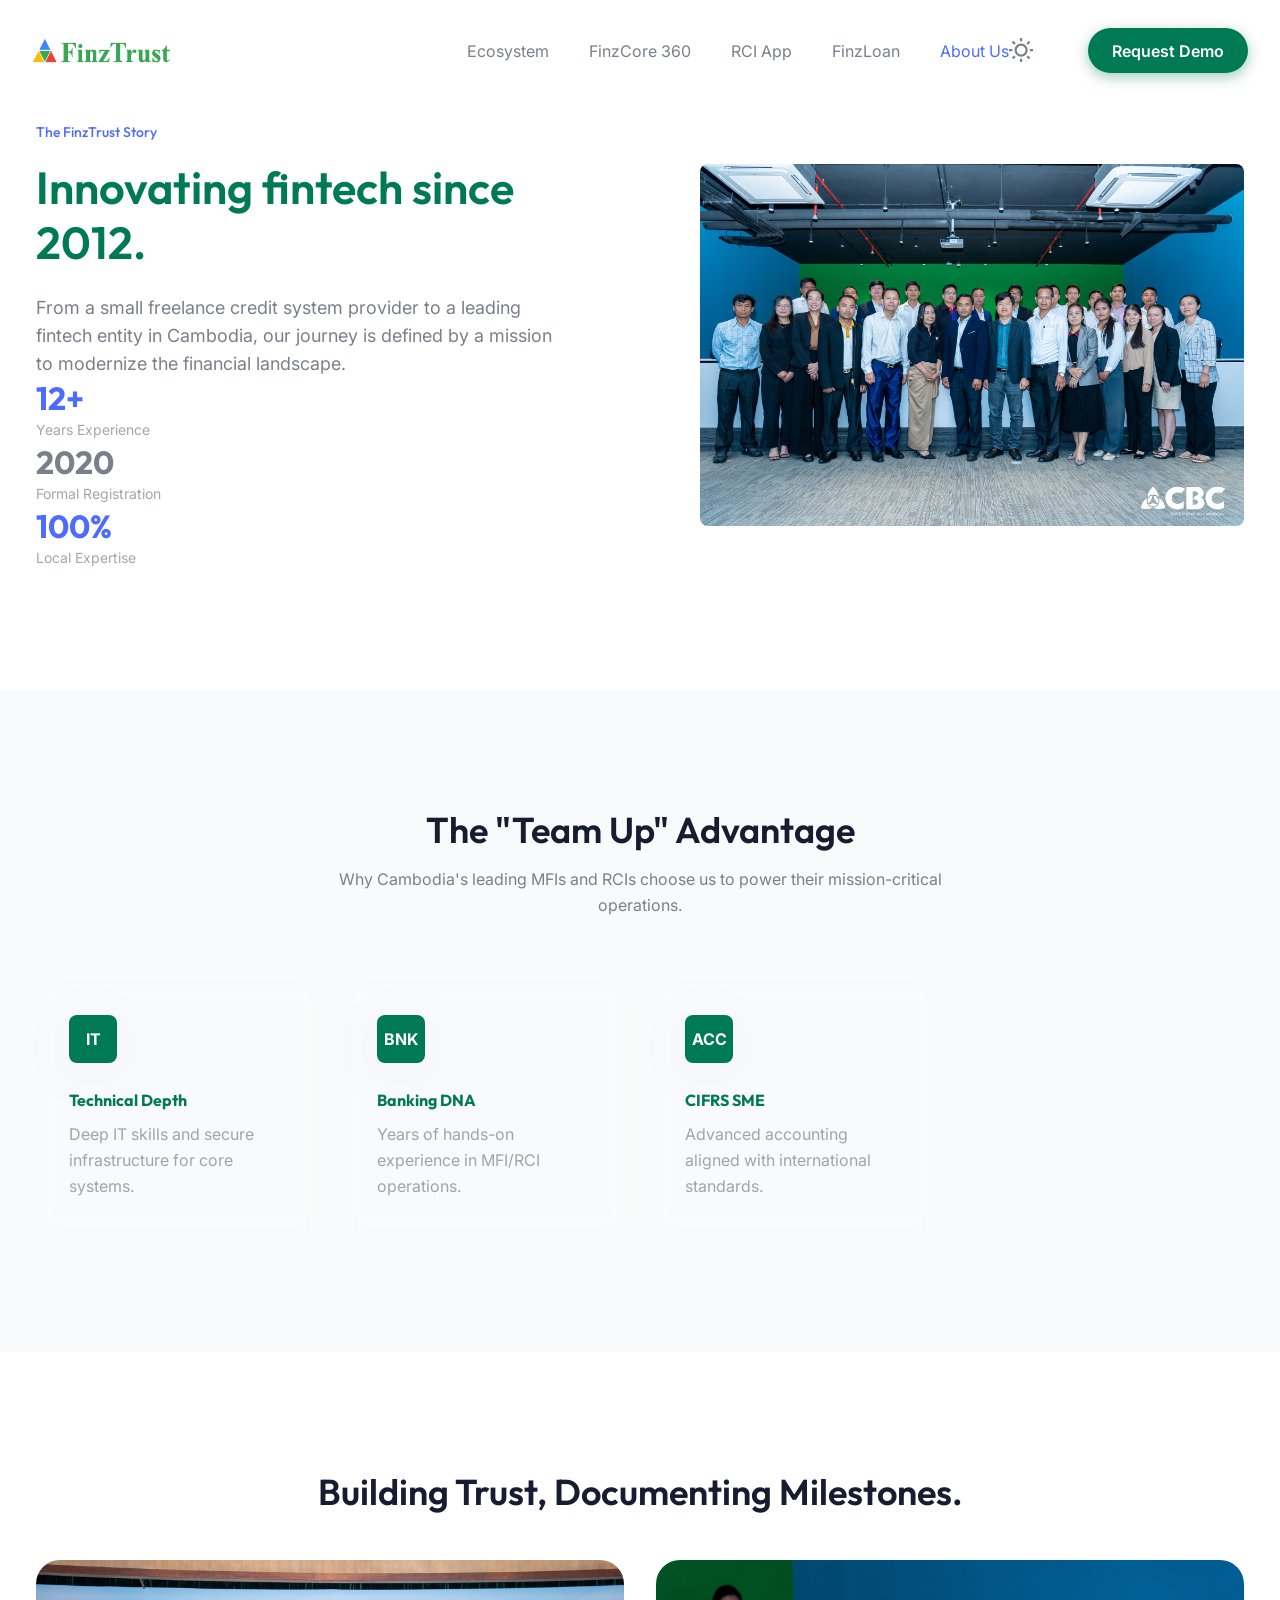
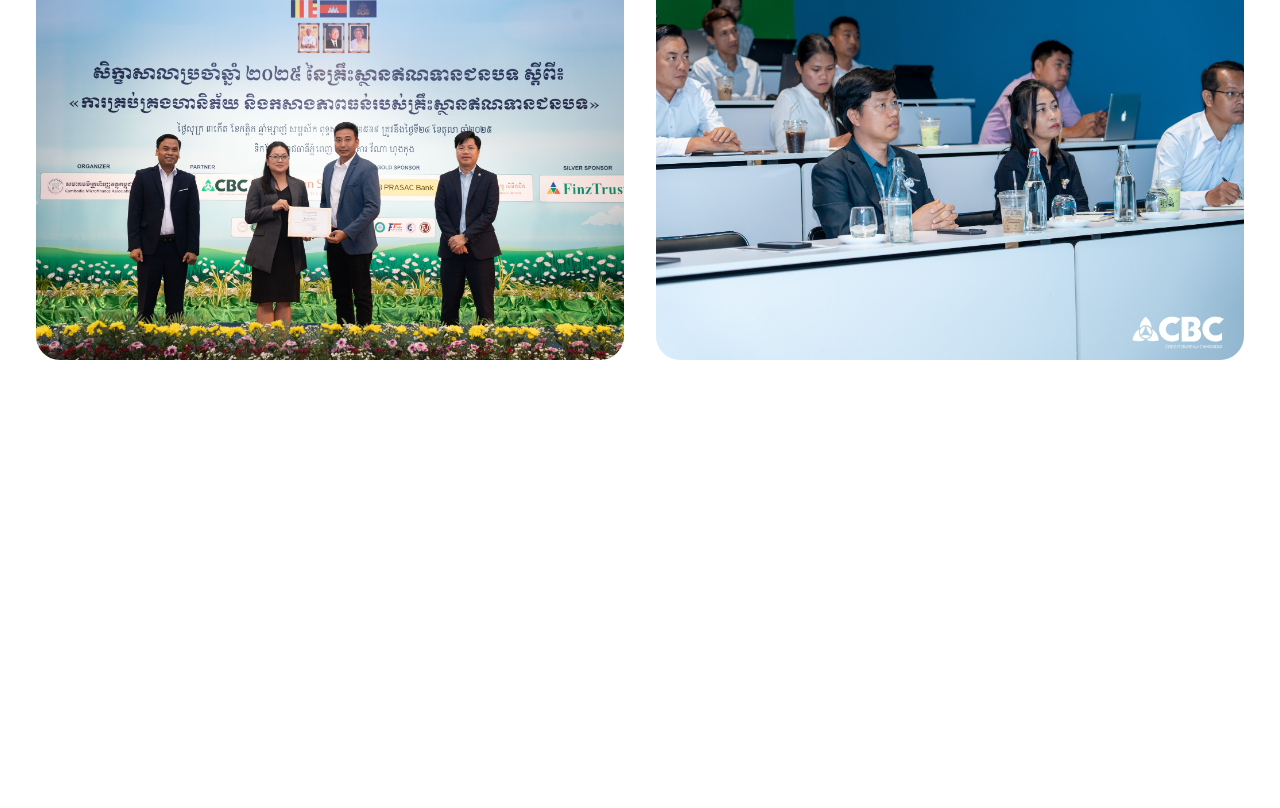
<file: about.html>
<!DOCTYPE html>
<html lang="en">

<head>
  <meta charset="UTF-8" />
  <meta http-equiv="X-UA-Compatible" content="IE=edge" />
  <meta name="viewport" content="width=device-width, initial-scale=1.0" />
  <title>About Us | FinzTrust</title>
  <link rel="icon" href="favicon.ico">
  <link href="style.css" rel="stylesheet">
  <link href="responsive.css" rel="stylesheet">
  <link href="tailwind-patch.css" rel="stylesheet">
  <style>
    .logo-gradient-text {
      background: #007A53;
      -webkit-background-clip: text;
      background-clip: text;
      -webkit-text-fill-color: transparent;
      display: inline-block;
    }

    .logo-gradient-bg {
      background: #007A53;
    }

    .glass-card {
      backdrop-filter: blur(10px);
      border: 1px solid rgba(255, 255, 255, 0.1);
    }

    .hover-lift {
      transition: all 0.3s cubic-bezier(0.4, 0, 0.2, 1);
    }

    .hover-lift:hover {
      transform: translateY(-8px);
      box-shadow: 0 25px 50px -12px rgba(0, 0, 0, 0.15);
    }
  </style>
</head>

<body x-data="{ page: 'about', 'darkMode': true, 'stickyMenu': false, 'navigationOpen': false, 'scrollTop': false }"
  x-init="darkMode = JSON.parse(localStorage.getItem('darkMode')); $watch('darkMode', value => localStorage.setItem('darkMode', JSON.stringify(value)))"
  :class="{'b eh': darkMode === true}">
  
  <script src="shared-header.js"></script>
  <main>
    <!-- About Hero -->
    <section class="ji gp uq pg relative overflow-hidden bg-white dark:bg-black">
      <div class="bb ze ki xn wq">
        <div class="tc wf gg qq items-center">
          <div class="animate_left jn/2">
            <h4
              class="ek yj mk gb inline-block px-4 py-1.5 rounded-full bg-blue-50 dark:bg-blue-900/30 font-semibold mb-4 text-sm uppercase tracking-wider text-blue-600">
              The FinzTrust Story</h4>
            <h1 class="fk vj zp pr logo-gradient-text wm qb text-5xl md:text-6xl mb-6">Innovating fintech since 2012.
            </h1>
            <p class="uo text-lg mb-8">From a small freelance credit system provider to a leading fintech entity in
              Cambodia, our journey is defined by a mission to modernize the financial landscape.</p>
            <div class="flex gap-8 border-t border-gray-100 dark:border-gray-800 pt-8 mt-8">
              <div>
                <h3 class="ck gk mk">12+</h3>
                <p class="text-sm opacity-70">Years Experience</p>
              </div>
              <div>
                <h3 class="ck gk ">2020</h3>
                <p class="text-sm opacity-70">Formal Registration</p>
              </div>
              <div>
                <h3 class="ck gk mk">100%</h3>
                <p class="text-sm opacity-70">Local Expertise</p>
              </div>
            </div>
          </div>
          <div class="animate_right jn/2 relative group">
            <div class="h -inset-2 logo-gradient-bg sg al sk group-hover:rk transition duration-1000 blur-2xl"></div>
            <img src="images/team_group_cbc.jpg" alt="Our Team" class="i sg vk hover-lift" />
          </div>
        </div>
      </div>
    </section>


    <!-- The Advantage -->
    <section class="ji gp uq pg bg-gray-50 dark:bg-gray-900/50">
      <div class="bb ze ki xn wq">
        <div class="animate_top text-center mb-16">
          <h2 class="fk vj zp pr kk wm qb text-4xl mb-4">The "Team Up" Advantage</h2>
          <p class="uo mx-auto max-w-2xl">Why Cambodia's leading MFIs and RCIs choose us to power their mission-critical
            operations.</p>
        </div>

        <div class="grid grid-cols-1 md:grid-cols-2 lg:grid-cols-4 gap-6">
          <!-- Skill 1 -->
          <div class="animate_top glass-card p-8 sg hover-lift group">
            <div class="ce ed sg tc wf xf lk mb-6 gk vk transition duration-300 group-hover:scale-110"
              style="background:#007A53;">
              IT</div>
            <h4 class="font-bold mb-2" style="color:#007A53;">Technical Depth</h4>
            <p class="text-xs opacity-70">Deep IT skills and secure infrastructure for core systems.</p>
          </div>
          <!-- Skill 2 -->
          <div class="animate_top glass-card p-8 sg hover-lift group">
            <div class="ce ed sg tc wf xf lk mb-6 gk vk transition duration-300 group-hover:scale-110"
              style="background:#007A53;">
              BNK</div>
            <h4 class="font-bold mb-2" style="color:#007A53;">Banking DNA</h4>
            <p class="text-xs opacity-70">Years of hands-on experience in MFI/RCI operations.</p>
          </div>
          <!-- Skill 3 -->
          <div class="animate_top glass-card p-8 sg hover-lift group">
            <div class="ce ed sg tc wf xf lk mb-6 gk vk transition duration-300 group-hover:scale-110"
              style="background:#007A53;">
              ACC</div>
            <h4 class="font-bold mb-2" style="color:#007A53;">CIFRS SME</h4>
            <p class="text-xs opacity-70">Advanced accounting aligned with international standards.</p>
          </div>
          <!-- Skill 4 -->
          <div class="animate_top glass-card p-8 sg hover-lift group">
            <div class="ce ed sg tc wf xf lk mb-6 gk vk transition duration-300 group-hover:scale-110"
              style="background:#007A53;">
              CBC</div>
            <h4 class="font-bold mb-2" style="color:#007A53;">Regulatory</h4>
            <p class="text-xs opacity-70">In-depth expertise in CBC and NBC reporting templates.</p>
          </div>
        </div>
      </div>
    </section>

    <!-- Moments Gallery -->
    <section class="ji gp uq pg">
      <div class="bb ze ki xn wq">
        <h2 class="fk vj zp pr kk wm qb text-4xl text-center mb-12">Building Trust, Documenting Milestones.</h2>
        <div class="grid grid-cols-1 md:grid-cols-2 gap-8">
          <div class="animate_left relative rounded-3xl overflow-hidden shadow-2xl ud">
            <img src="images/award_ceremony_finztrust.jpg" alt="Partner Milestone" class="vd yc object-cover" />
            <div class="absolute bottom-0 left-0 vd p-8 bg-gradient-to-t from-black/80 to-transparent lk">
              <p class="gk mb-1">Silver Sponsor Recognition</p>
              <p class="uj uppercase tracking-widest">Industry Partnerships</p>
            </div>
          </div>
          <div class="animate_right relative rounded-3xl overflow-hidden shadow-2xl ud">
            <img src="images/training_session_cbc.jpg" alt="Training" class="vd yc object-cover" />
            <div class="absolute bottom-0 left-0 vd p-8 bg-gradient-to-t from-black/80 to-transparent lk">
              <p class="gk mb-1">On-Site Technical Training</p>
              <p class="uj uppercase tracking-widest">Empowering Clients</p>
            </div>
          </div>
        </div>
      </div>
    </section>
  </main>
  <script src="shared-footer.js"></script>
  <button class="xc wf xf ie ld vg sr gh tr g sa ta _a" @click="window.scrollTo({top: 0, behavior: 'smooth'})"
    @scroll.window="scrollTop = (window.pageYOffset > 50) ? true : false" :class="{ 'uc' : scrollTop }">
    <svg class="uh se qd" xmlns="http://www.w3.org/2000/svg" viewBox="0 0 512 512">
      <path
        d="M233.4 105.4c12.5-12.5 32.8-12.5 45.3 0l192 192c12.5 12.5 12.5 32.8 0 45.3s-32.8 12.5-45.3 0L256 173.3 86.6 342.6c-12.5 12.5-32.8 12.5-45.3 0s-12.5-32.8 0-45.3l192-192z" />
    </svg>
  </button>

  <script defer src="bundle.js"></script>
</body>

</html>
</file>
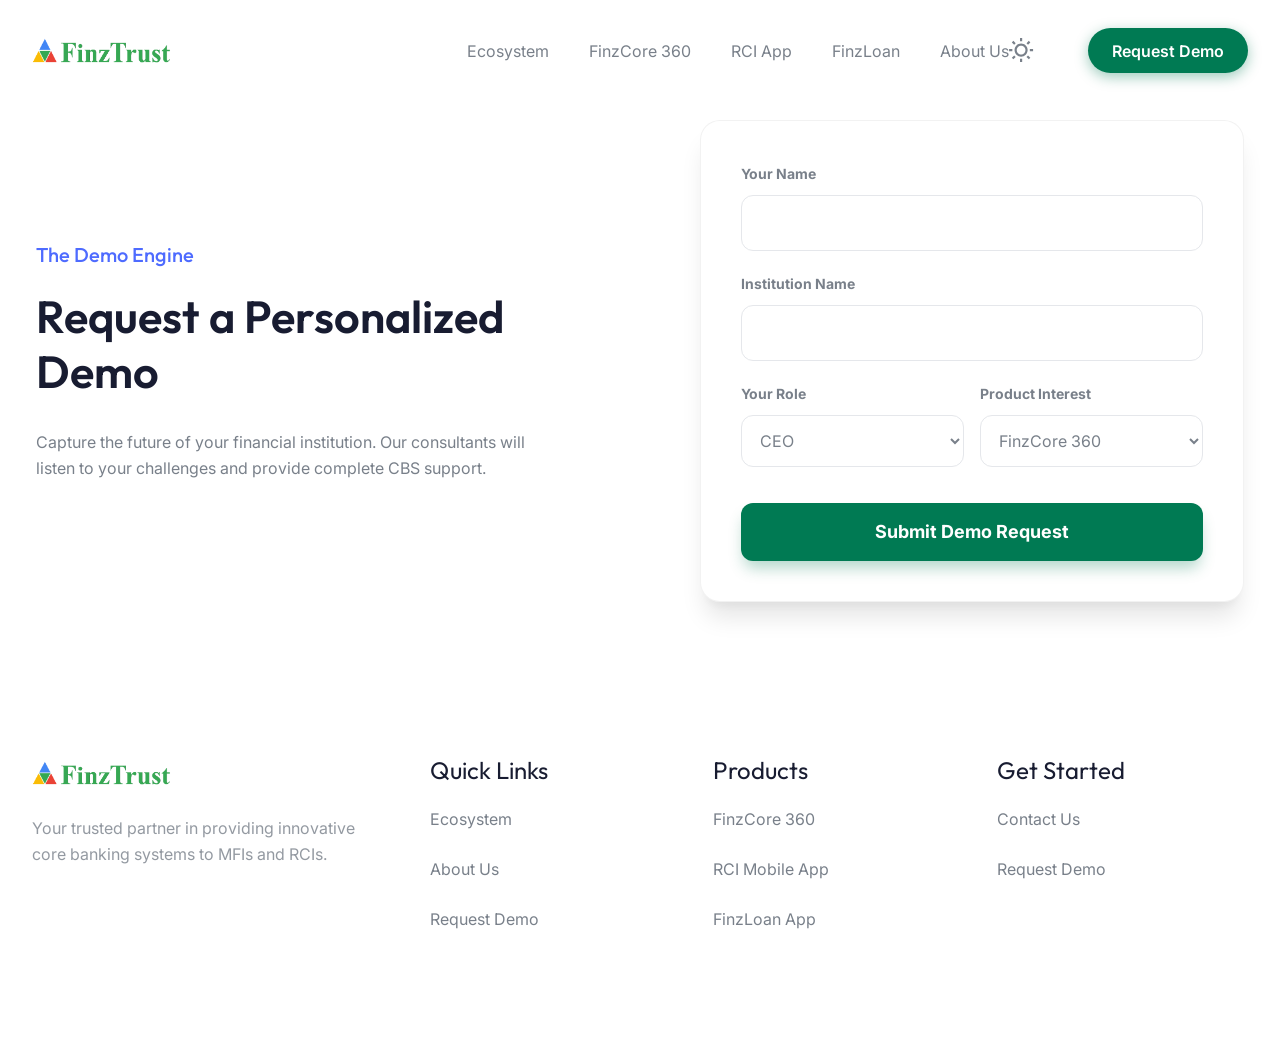
<file: demo.html>
<!DOCTYPE html>
<html lang="en">
<head>
  <meta charset="UTF-8" />
  <meta http-equiv="X-UA-Compatible" content="IE=edge" />
  <meta name="viewport" content="width=device-width, initial-scale=1.0" />
  <title>Request a Demo | FinzTrust</title>
  <link rel="icon" href="favicon.ico">
  <link href="style.css" rel="stylesheet">
  <link href="responsive.css" rel="stylesheet">
  <link href="tailwind-patch.css" rel="stylesheet">
  <style>
    /* Demo Page specific scoped patch */
    .demo-btn-nav {
      background-color: #007A53;
      color: white;
      padding: 0.6rem 1.5rem;
      border-radius: 9999px;
      margin-left: 1.5rem;
      font-weight: 600;
      box-shadow: 0 4px 14px 0 rgba(0,122,83,0.39);
      transition: background-color 0.2s, transform 0.2s;
    }
    .demo-btn-nav:hover { background-color: #3b58e6; transform: translateY(-1px); }
    
    .demo-card {
      background: white;
      padding: 2.5rem;
      border-radius: 1.25rem;
      box-shadow: 0 20px 25px -5px rgba(0,0,0,0.1), 0 10px 10px -5px rgba(0,0,0,0.04);
      border: 1px solid rgba(0,0,0,0.05);
    }
    .dark .demo-card { background: #1f2937; border-color: #374151; }
    
    .demo-form .form-group { margin-bottom: 1.25rem; }
    .demo-form label {
      display: block;
      font-size: 0.875rem;
      font-weight: 700;
      margin-bottom: 0.5rem;
    }
    .demo-form .form-control {
      width: 100%;
      padding: 0.875rem;
      border-radius: 0.75rem;
      border: 1px solid #e5e7eb;
      background: white;
      transition: border-color 0.2s, background-color 0.2s;
    }
    .dark .demo-form .form-control { background: #374151; border-color: #4b5563; }
    .demo-form .form-control:focus { outline: none; border-color: #007A53; }
    
    .demo-submit {
      width: 100%;
      padding: 1rem;
      border-radius: 0.75rem;
      background-color: #007A53;
      color: white;
      font-weight: 700;
      font-size: 1.125rem;
      box-shadow: 0 10px 15px -3px rgba(0,122,83,0.3);
      cursor: pointer;
      transition: background-color 0.2s, transform 0.2s;
      border: none;
      margin-top: 1rem;
    }
    .demo-submit:hover { background-color: #1aab55; transform: translateY(-2px); }
    
    .demo-row { display: grid; grid-template-columns: 1fr 1fr; gap: 1rem; }
  </style>
</head>
<body x-data="{ page: 'demo', 'darkMode': true, 'stickyMenu': false, 'navigationOpen': false, 'scrollTop': false }"
  x-init="darkMode = JSON.parse(localStorage.getItem('darkMode')); $watch('darkMode', value => localStorage.setItem('darkMode', JSON.stringify(value)))"
  :class="{'b eh': darkMode === true}">
  
  <script src="shared-header.js"></script>
  <main>
    <section class="ji gp uq 2xl:ud-py-35 pg">
      <div class="bb ze ki xn wq">
        <div class="tc wf gg qq items-center">
          <div class="animate_left jn/2">
            <h4 class="ek yj mk gb">The Demo Engine</h4>
            <h1 class="fk vj zp pr kk wm qb">Request a Personalized Demo</h1>
            <p class="uo">Capture the future of your financial institution. Our consultants will listen to your challenges and provide complete CBS support.</p>
          </div>
          <div class="animate_right jn/2">
            <div class="demo-card">
              <form action="#!" class="demo-form">
                <div class="form-group">
                  <label>Your Name</label>
                  <input type="text" class="form-control" required />
                </div>
                <div class="form-group">
                  <label>Institution Name</label>
                  <input type="text" class="form-control" required />
                </div>
                <div class="demo-row">
                  <div class="form-group">
                    <label>Your Role</label>
                    <select class="form-control">
                      <option>CEO</option>
                      <option>Operations Manager</option>
                      <option>IT Director</option>
                      <option>Other</option>
                    </select>
                  </div>
                  <div class="form-group">
                    <label>Product Interest</label>
                    <select class="form-control">
                      <option>FinzCore 360</option>
                      <option>RCI App</option>
                      <option>FinzLoan App</option>
                      <option>Complete Ecosystem</option>
                    </select>
                  </div>
                </div>
                <div>
                  <button type="submit" class="demo-submit">Submit Demo Request</button>
                </div>
              </form>
            </div>
          </div>
        </div>
      </div>
    </section>
  <script src="shared-footer.js"></script>
  <button class="xc wf xf ie ld vg sr gh tr g sa ta _a" @click="window.scrollTo({top: 0, behavior: 'smooth'})"
    @scroll.window="scrollTop = (window.pageYOffset > 50) ? true : false" :class="{ 'uc' : scrollTop }">
    <svg class="uh se qd" xmlns="http://www.w3.org/2000/svg" viewBox="0 0 512 512">
      <path d="M233.4 105.4c12.5-12.5 32.8-12.5 45.3 0l192 192c12.5 12.5 12.5 32.8 0 45.3s-32.8 12.5-45.3 0L256 173.3 86.6 342.6c-12.5 12.5-32.8 12.5-45.3 0s-12.5-32.8 0-45.3l192-192z" />
    </svg>
  </button>

  <script defer src="bundle.js"></script>
</body>
</html>
</file>
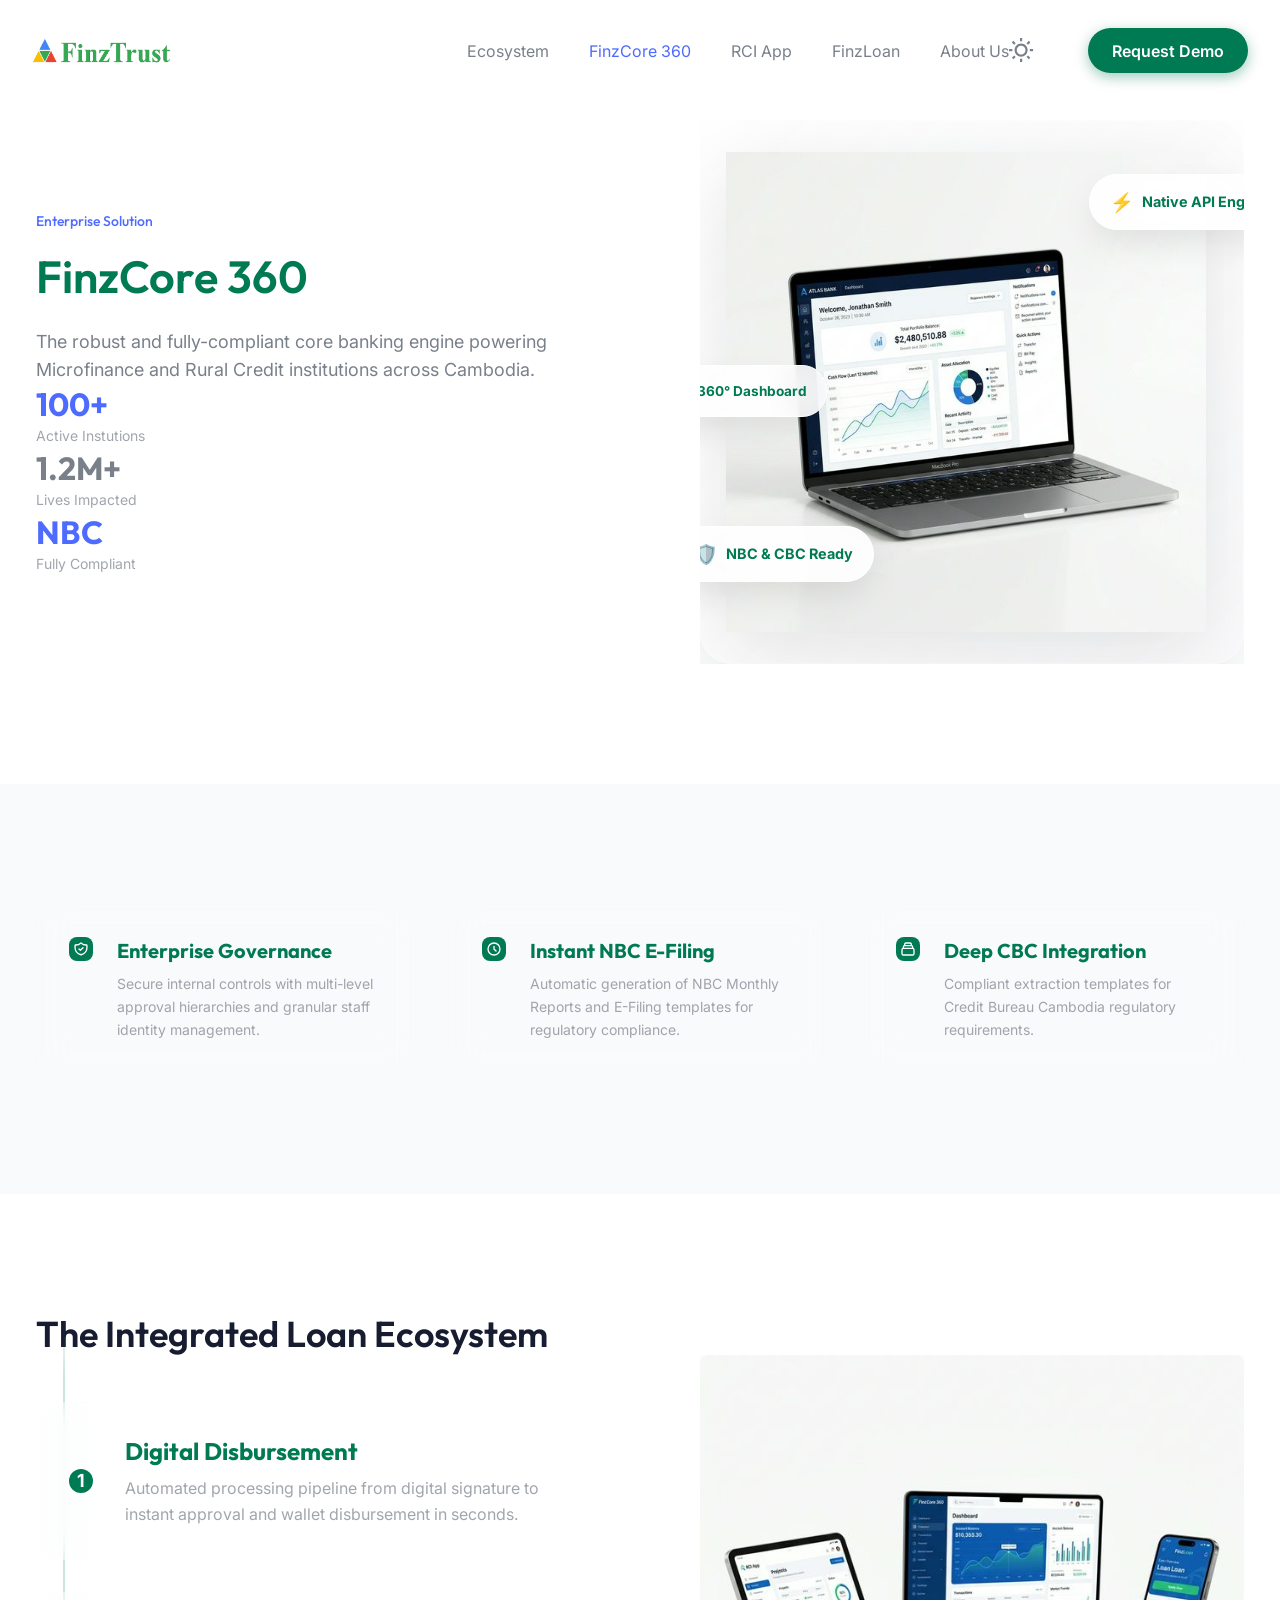
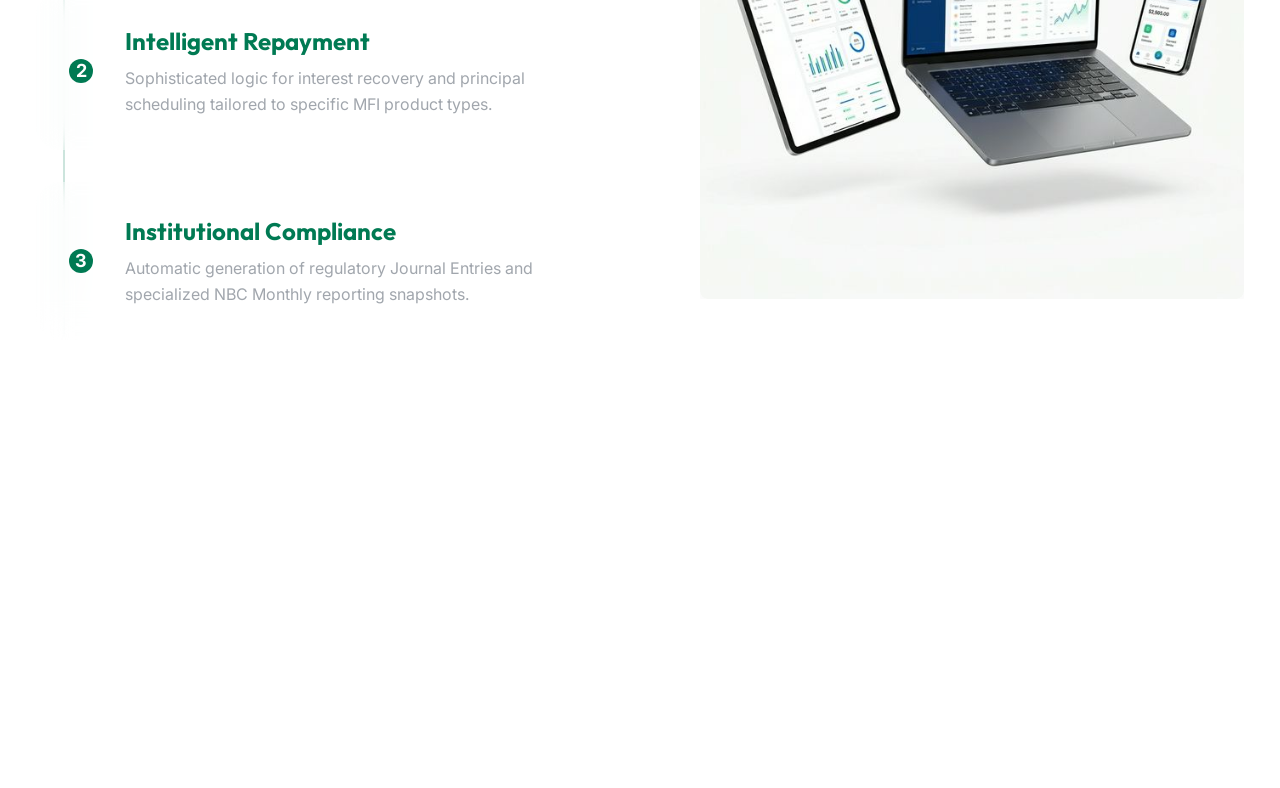
<file: finzcore.html>
<!DOCTYPE html>
<html lang="en">

<head>
  <meta charset="UTF-8" />
  <meta http-equiv="X-UA-Compatible" content="IE=edge" />
  <meta name="viewport" content="width=device-width, initial-scale=1.0" />
  <title>FinzCore 360 | FinzTrust</title>
  <link rel="icon" href="favicon.ico">
  <link href="style.css" rel="stylesheet">
  <link href="responsive.css" rel="stylesheet">
  <link href="tailwind-patch.css" rel="stylesheet">
  <style>
    .logo-gradient-text {
      background: #007A53;
      -webkit-background-clip: text;
      background-clip: text;
      -webkit-text-fill-color: transparent;
      display: inline-block;
    }

    .logo-gradient-bg {
      background: #007A53;
    }

    .glass-card {
      backdrop-filter: blur(16px);
      border: 1px solid rgba(255, 255, 255, 0.08);
      background: rgba(255, 255, 255, 0.03);
    }

    .hover-lift {
      transition: all 0.4s cubic-bezier(0.165, 0.84, 0.44, 1);
    }

    .hover-lift:hover {
      transform: translateY(-10px);
      box-shadow: 0 30px 60px -12px rgba(0, 0, 0, 0.25);
    }

    .timeline-stem {
      position: absolute;
      left: 27px;
      top: 0;
      bottom: 0;
      width: 2px;
      background: linear-gradient(to bottom, transparent, #007A53 10%, #007A53 90%, transparent);
      opacity: 0.2;
    }
  </style>
</head>

<body x-data="{ page: 'finzcore', 'darkMode': true, 'stickyMenu': false, 'navigationOpen': false, 'scrollTop': false }"
  x-init="darkMode = JSON.parse(localStorage.getItem('darkMode')); $watch('darkMode', value => localStorage.setItem('darkMode', JSON.stringify(value)))"
  :class="{'b eh': darkMode === true}">
  
  <script src="shared-header.js"></script>
  <main>
    <!-- Hero Section -->
    <section class="ji gp uq pg relative overflow-hidden bg-white dark:bg-black">
      <div class="bb ze ki xn wq">
        <div class="tc wf gg qq items-center">
          <div class="animate_left jn/2">
            <h4
              class="ek yj mk gb inline-block px-4 py-1.5 rounded-full bg-blue-50 dark:bg-blue-900/30 font-semibold mb-4 text-sm uppercase tracking-wider text-blue-600">
              Enterprise Solution</h4>
            <h1 class="fk vj zp pr logo-gradient-text wm qb text-5xl md:text-6xl mb-6">FinzCore 360</h1>
            <p class="uo text-lg mb-8">The robust and fully-compliant core banking engine powering Microfinance and
              Rural Credit institutions across Cambodia.</p>
            <div class="flex gap-8 border-t border-gray-100 dark:border-gray-800 pt-8 mt-8">
              <div>
                <h3 class="ck gk mk">100+</h3>
                <p class="text-sm opacity-70">Active Instutions</p>
              </div>
              <div>
                <h3 class="ck gk">1.2M+</h3>
                <p class="text-sm opacity-70">Lives Impacted</p>
              </div>
              <div>
                <h3 class="ck gk mk">NBC</h3>
                <p class="text-sm opacity-70">Fully Compliant</p>
              </div>
            </div>
          </div>
          <!-- Spectacular FinzCore Hero Visual -->
          <div class="animate_right jn/2 relative group w-full" style="perspective: 1200px; min-height: 480px; display:flex; align-items:center; justify-content:center;">
            
            <!-- Intense Animated Ambient Glows (Behind the card) -->
            <div style="position:absolute; top:50%; left:50%; transform:translate(-50%, -50%); width:120%; height:120%; z-index:0; pointer-events:none;">
              <div style="position:absolute; top:20%; left:20%; width:50%; height:50%; background:rgba(0,122,83,0.4); filter:blur(60px); border-radius:50%; animation:pulseGlow 6s infinite alternate;"></div>
              <div style="position:absolute; bottom:20%; right:20%; width:40%; height:40%; background:rgba(0,122,83,0.3); filter:blur(60px); border-radius:50%; animation:pulseGlow 6s infinite alternate-reverse;"></div>
            </div>

            <!-- Main Elegant Showcase Plate -->
            <div class="showcase-card" style="position:relative; z-index:1; width:100%; border-radius:32px; background: linear-gradient(135deg, rgba(255,255,255,0.95) 0%, rgba(250,250,252,0.85) 100%); backdrop-filter: blur(10px); box-shadow:0 40px 80px -20px rgba(0,122,83,0.15), inset 0 0 0 1px rgba(255,255,255,0.6); transform-style:preserve-3d; transition:transform 0.8s cubic-bezier(0.2, 0.8, 0.2, 1); padding: 2rem; display:flex; justify-content:center; align-items:center;" onmouseover="this.style.transform='rotateY(-3deg) rotateX(2deg) translateY(-10px) scale(1.02)'" onmouseout="this.style.transform='rotateY(0) rotateX(0) translateY(0) scale(1)'">
               
               <!-- The Laptop Image (Floating) -->
               <img src="images/finzcore_360_mockup_clean.png" alt="FinzCore 360" class="showcase-img" style="width:105%; margin-left:-2.5%; height:auto; display:block; filter:drop-shadow(0 20px 40px rgba(0,0,0,0.1)); animation: floatLaptop 6s ease-in-out infinite;" />
               
               <!-- Floating Glass Badge 1: Real-Time -->
               <div class="floating-badge" style="position:absolute; top:10%; right:-8%; background:rgba(255,255,255,0.9); backdrop-filter:blur(16px); -webkit-backdrop-filter:blur(16px); padding:0.875rem 1.25rem; border-radius:100px; box-shadow:0 15px 35px -5px rgba(0,0,0,0.1); border:1px solid rgba(255,255,255,1); display:flex; align-items:center; gap:0.5rem; font-weight:700; color:#007A53; font-size:0.9rem; transform:translateZ(40px); animation:floatBadge 5s ease-in-out infinite; z-index:10;">
                 <span style="font-size:1.2rem;">⚡</span> Native API Engine
               </div>

               <!-- Floating Glass Badge 2: NBC Compliant -->
               <div class="floating-badge" style="position:absolute; bottom:15%; left:-5%; background:rgba(255,255,255,0.9); backdrop-filter:blur(16px); -webkit-backdrop-filter:blur(16px); padding:0.875rem 1.25rem; border-radius:100px; box-shadow:0 15px 35px -5px rgba(0,0,0,0.1); border:1px solid rgba(255,255,255,1); display:flex; align-items:center; gap:0.5rem; font-weight:700; color:#007A53; font-size:0.9rem; transform:translateZ(50px); animation:floatBadge 6s ease-in-out infinite reverse; z-index:10;">
                 <span style="font-size:1.2rem;">🛡️</span> NBC & CBC Ready
               </div>
               
               <!-- Floating Glass Badge 3: 360 View -->
               <div class="floating-badge" style="position:absolute; top:45%; left:-10%; background:rgba(255,255,255,0.9); backdrop-filter:blur(16px); -webkit-backdrop-filter:blur(16px); padding:0.75rem 1.25rem; border-radius:100px; box-shadow:0 15px 35px -5px rgba(0,0,0,0.1); border:1px solid rgba(255,255,255,1); display:flex; align-items:center; gap:0.5rem; font-weight:700; color:#007A53; font-size:0.85rem; transform:translateZ(60px); animation:floatBadge 7s ease-in-out infinite 1s; z-index:10;">
                 <span style="font-size:1.1rem;">📊</span> 360° Dashboard
               </div>

            </div>
            
            <style>
              @keyframes floatLaptop {
                0% { transform: translateY(0px) scale(1.02); }
                50% { transform: translateY(-12px) scale(1.02); }
                100% { transform: translateY(0px) scale(1.02); }
              }
              @keyframes floatBadge {
                0% { transform: translateY(0px) translateZ(40px); }
                50% { transform: translateY(-8px) translateZ(40px); }
                100% { transform: translateY(0px) translateZ(40px); }
              }
              @keyframes pulseGlow {
                0% { transform: scale(1); opacity:0.4; }
                100% { transform: scale(1.2); opacity:0.8; }
              }
              /* Dark mode adaptations for the new composition */
              body.eh .showcase-card { background: linear-gradient(145deg, #1f2937 0%, #111827 100%) !important; border: 1px solid rgba(255,255,255,0.1) !important; box-shadow: 0 30px 60px -12px rgba(0,0,0,0.5) !important; }
              body.eh .showcase-card img { mix-blend-mode: normal !important; }
              body.eh .floating-badge { background: rgba(31, 41, 55, 0.9) !important; border: 1px solid rgba(255,255,255,0.1) !important; box-shadow: 0 15px 35px -5px rgba(0,0,0,0.4) !important;}
            </style>
          </div>
        </div>
      </div>
    </section>

    <!-- Key Capabilities -->
    <section class="ji gp uq pg bg-gray-50 dark:bg-gray-900/50">
      <div class="bb ze ki xn wq">
        <div class="grid grid-cols-1 md:grid-cols-3 gap-8">
          <!-- Item 1 -->
          <div class="animate_top glass-card p-8 sg hover-lift tc sf gap-6">
            <div class="ne id sg tc wf xf lk vk flex-none" style="background:#007A53;">
              <svg class="he kd" fill="none" stroke="currentColor" viewBox="0 0 24 24">
                <path stroke-linecap="round" stroke-linejoin="round" stroke-width="2"
                  d="M9 12l2 2 4-4m5.618-4.016A11.955 11.955 0 0112 2.944a11.955 11.955 0 01-8.618 3.04A12.02 12.02 0 003 9c0 5.591 3.824 10.29 9 11.622 5.176-1.332 9-6.03 9-11.622 0-1.042-.133-2.052-.382-3.016z">
                </path>
              </svg>
            </div>
            <div>
              <h4 class="text-xl gk mb-2" style="color:#007A53;">Enterprise Governance</h4>
              <p class="text-sm opacity-70 leading-relaxed">Secure internal controls with multi-level approval
                hierarchies and granular staff identity management.</p>
            </div>
          </div>

          <!-- Item 2 -->
          <div class="animate_top glass-card p-8 sg hover-lift tc sf gap-6">
            <div class="ne id sg tc wf xf lk vk flex-none" style="background:#007A53;">
              <svg class="he kd" fill="none" stroke="currentColor" viewBox="0 0 24 24">
                <path stroke-linecap="round" stroke-linejoin="round" stroke-width="2"
                  d="M12 8v4l3 3m6-3a9 9 0 11-18 0 9 9 0 0118 0z"></path>
              </svg>
            </div>
            <div>
              <h4 class="text-xl gk mb-2" style="color:#007A53;">Instant NBC E-Filing</h4>
              <p class="text-sm opacity-70 leading-relaxed">Automatic generation of NBC Monthly Reports and E-Filing
                templates for regulatory compliance.</p>
            </div>
          </div>

          <!-- Item 3 -->
          <div class="animate_top glass-card p-8 sg hover-lift tc sf gap-6">
            <div class="ne id sg tc wf xf lk vk flex-none" style="background:#007A53;">
              <svg class="he kd" fill="none" stroke="currentColor" viewBox="0 0 24 24">
                <path stroke-linecap="round" stroke-linejoin="round" stroke-width="2"
                  d="M19 11H5m14 0a2 2 0 012 2v6a2 2 0 01-2 2H5a2 2 0 01-2-2v-6a2 2 0 012-2m14 0V9a2 2 0 00-2-2M5 11V9a2 2 0 012-2m0 0V5a2 2 0 012-2h6a2 2 0 012 2v2M7 7h10">
                </path>
              </svg>
            </div>
            <div>
              <h4 class="text-xl gk mb-2" style="color:#007A53;">Deep CBC Integration</h4>
              <p class="text-sm opacity-70 leading-relaxed">Compliant extraction templates for Credit Bureau Cambodia
                regulatory requirements.</p>
            </div>
          </div>
        </div>
      </div>
    </section>

    <!-- Details Section -->
    <section class="ji gp uq pg relative">
      <div class="bb ze ki xn wq">
        <div class="tc wf gg qq items-center">
          <div class="animate_left jn/2">
            <h2 class="fk vj zp pr kk wm qb text-4xl mb-12">The Integrated Loan Ecosystem</h2>
            <div class="tc sf gap-8 relative">
              <div class="timeline-stem"></div>

              <!-- Timeline Step 1 -->
              <div class="tc wf gap-8 group hover-lift p-8 rounded-3xl glass-card relative z-1">
                <div class="ne id rg tc wf xf lk vk shadow-xl flex-none ring-4 ring-white/10"
                  style="background:#007A53;">
                  <span class="gk text-lg">1</span>
                </div>
                <div>
                  <h4 class="gk text-2xl mb-2" style="color:#007A53;">Digital Disbursement</h4>
                  <p class="opacity-70 text-base leading-relaxed">Automated processing pipeline from digital signature
                    to instant approval and wallet disbursement in seconds.</p>
                </div>
              </div>

              <!-- Timeline Step 2 -->
              <div class="tc wf gap-8 group hover-lift p-8 rounded-3xl glass-card relative z-1">
                <div class="ne id rg tc wf xf lk vk shadow-xl flex-none ring-4 ring-white/10"
                  style="background:#007A53;">
                  <span class="gk text-lg">2</span>
                </div>
                <div>
                  <h4 class="gk text-2xl mb-2" style="color:#007A53;">Intelligent Repayment</h4>
                  <p class="opacity-70 text-base leading-relaxed">Sophisticated logic for interest recovery and
                    principal scheduling tailored to specific MFI product types.</p>
                </div>
              </div>

              <!-- Timeline Step 3 -->
              <div class="tc wf gap-8 group hover-lift p-8 rounded-3xl glass-card relative z-1">
                <div class="ne id rg tc wf xf lk vk shadow-xl flex-none ring-4 ring-white/10"
                  style="background:#007A53;">
                  <span class="gk text-lg">3</span>
                </div>
                <div>
                  <h4 class="gk text-2xl mb-2" style="color:#007A53;">Institutional Compliance</h4>
                  <p class="opacity-70 text-base leading-relaxed">Automatic generation of regulatory Journal Entries and
                    specialized NBC Monthly reporting snapshots.</p>
                </div>
              </div>
            </div>
          </div>
          <div class="animate_right jn/2 relative text-right">
            <div class="absolute -ud-z-1 vd yc fh blur-3xl scale-125"></div>
            <img src="images/finz_ecosystem_mockup_clean.png" alt="Compliance" class="sg vk inline-block" />
          </div>
        </div>
      </div>
    </section>
  </main>
  <script src="shared-footer.js"></script>
  <button class="xc wf xf ie ld vg sr gh tr g sa ta _a" @click="window.scrollTo({top: 0, behavior: 'smooth'})"
    @scroll.window="scrollTop = (window.pageYOffset > 50) ? true : false" :class="{ 'uc' : scrollTop }">
    <svg class="uh se qd" xmlns="http://www.w3.org/2000/svg" viewBox="0 0 512 512">
      <path
        d="M233.4 105.4c12.5-12.5 32.8-12.5 45.3 0l192 192c12.5 12.5 12.5 32.8 0 45.3s-32.8 12.5-45.3 0L256 173.3 86.6 342.6c-12.5 12.5-32.8 12.5-45.3 0s-12.5-32.8 0-45.3l192-192z" />
    </svg>
  </button>

  <script defer src="bundle.js"></script>
</body>

</html>
</file>
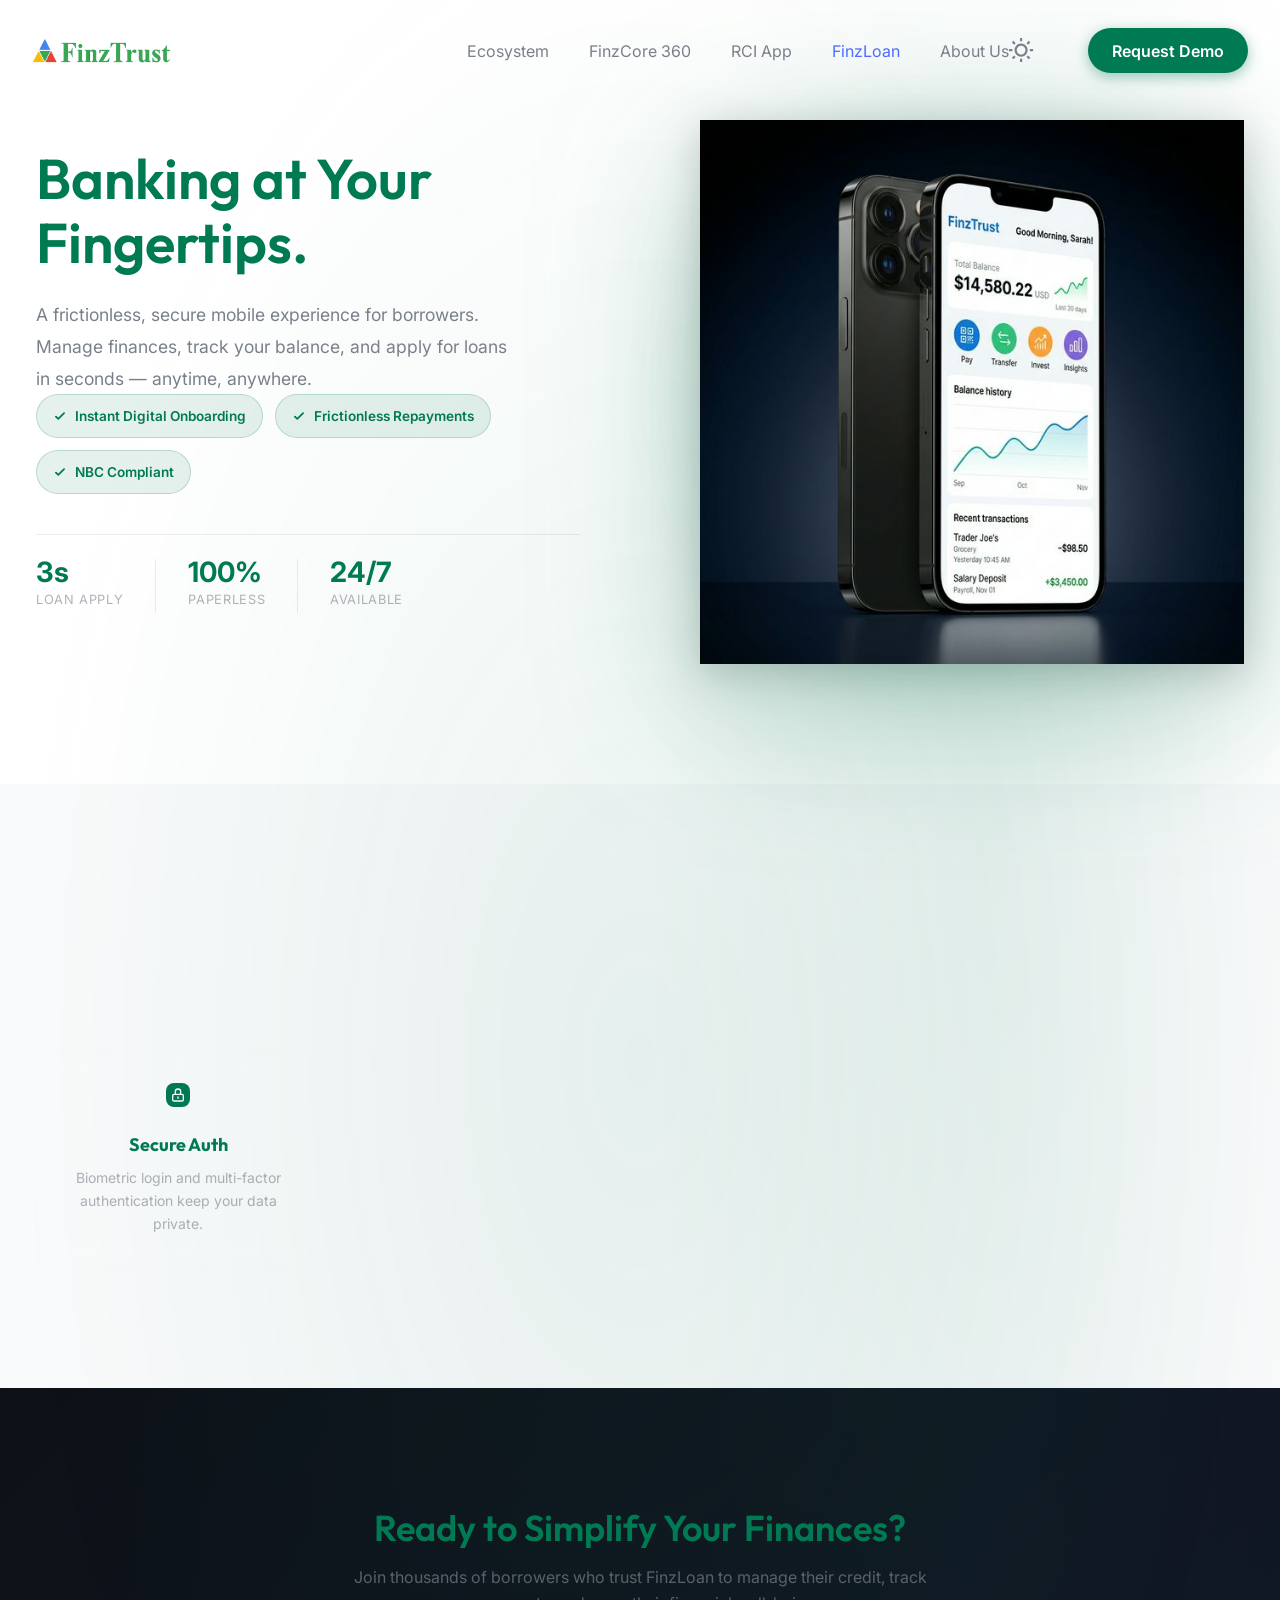
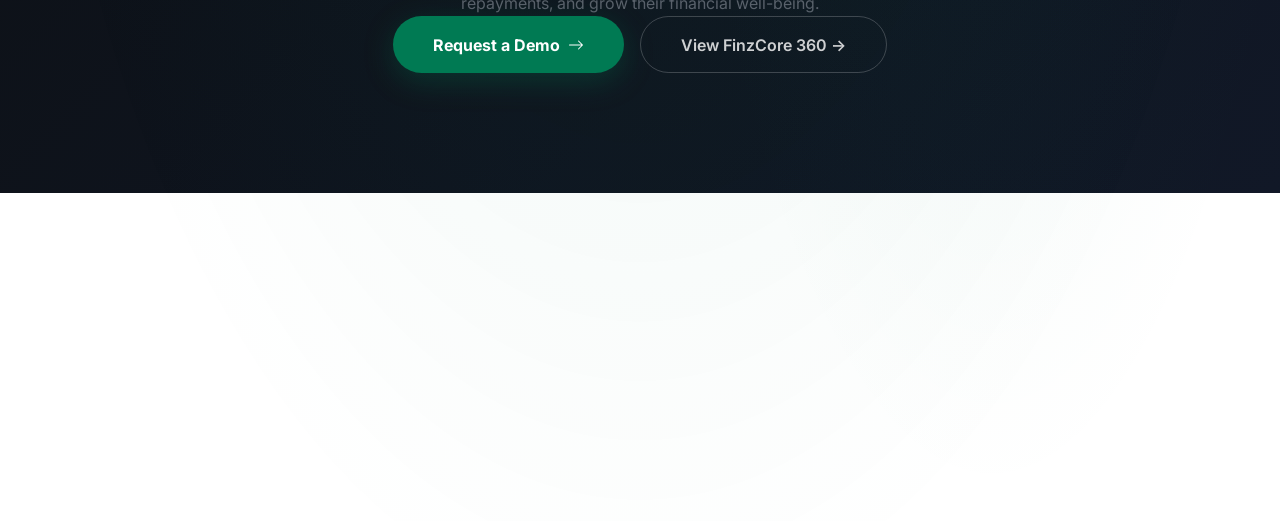
<file: finzloan.html>
<!DOCTYPE html>
<html lang="en">

<head>
  <meta charset="UTF-8" />
  <meta http-equiv="X-UA-Compatible" content="IE=edge" />
  <meta name="viewport" content="width=device-width, initial-scale=1.0" />
  <title>FinzLoan App | FinzTrust</title>
  <link rel="icon" href="favicon.ico">
  <link href="style.css" rel="stylesheet">
  <link href="responsive.css" rel="stylesheet">
  <link href="tailwind-patch.css" rel="stylesheet">
  <style>
    .logo-gradient-text {
      background: #007A53;
      -webkit-background-clip: text;
      background-clip: text;
      -webkit-text-fill-color: transparent;
      display: inline-block;
    }

    .logo-gradient-bg {
      background: #007A53;
    }

    .glass-card {
      backdrop-filter: blur(10px);
      border: 1px solid rgba(255, 255, 255, 0.1);
    }

    .hover-lift {
      transition: all 0.3s cubic-bezier(0.4, 0, 0.2, 1);
    }

    .hover-lift:hover {
      transform: translateY(-8px);
      box-shadow: 0 25px 50px -12px rgba(0, 0, 0, 0.15);
    }
  </style>
</head>

<body x-data="{ page: 'finzloan', 'darkMode': true, 'stickyMenu': false, 'navigationOpen': false, 'scrollTop': false }"
  x-init="darkMode = JSON.parse(localStorage.getItem('darkMode')); $watch('darkMode', value => localStorage.setItem('darkMode', JSON.stringify(value)))"
  :class="{'b eh': darkMode === true}">
  
  <script src="shared-header.js"></script>
  <main>
    <!-- Hero Section -->
    <section class="ji gp uq pg relative overflow-hidden bg-white dark:bg-black">
      <!-- Ambient glow -->
      <div
        style="position:absolute;top:-20%;right:-5%;width:55%;height:120%;background:radial-gradient(ellipse at center, rgba(0,122,83,0.07) 0%, transparent 70%);pointer-events:none;z-index:0;">
      </div>

      <div class="bb ze ki xn wq" style="position:relative;z-index:1;">
        <div class="tc wf gg qq items-center">

          <!-- LEFT: Text -->
          <div class="animate_left jn/2">
            <!-- Badge -->
            <!-- <div class="inline-flex items-center gap-2 px-4 py-1.5 rounded-full mb-6 text-sm font-semibold uppercase tracking-wide" style="background:rgba(0,122,83,0.1);color:#007A53;border:1px solid rgba(0,122,83,0.25);">
              <span style="width:6px;height:6px;border-radius:50%;background:#007A53;display:inline-block;animation:pulse 2s infinite;"></span>
              Borrower Empowerment
            </div> -->

            <h1 class="fk vj zp pr logo-gradient-text wm qb mb-6"
              style="font-size:clamp(2.2rem,5vw,3.5rem);line-height:1.15;">
              Banking at Your<br>Fingertips.
            </h1>

            <p class="uo mb-8" style="font-size:1.1rem;line-height:1.8;max-width:480px;">
              A frictionless, secure mobile experience for borrowers. Manage finances, track your balance, and apply for
              loans in seconds — anytime, anywhere.
            </p>

            <!-- Feature Pills -->
            <div style="display:flex;flex-wrap:wrap;gap:0.75rem;margin-bottom:2.5rem;">
              <span
                style="display:inline-flex;align-items:center;gap:0.5rem;padding:0.5rem 1rem;border-radius:999px;font-size:0.85rem;font-weight:600;background:rgba(0,122,83,0.1);color:#007A53;border:1px solid rgba(0,122,83,0.2);">
                <svg width="14" height="14" fill="none" stroke="currentColor" viewBox="0 0 24 24">
                  <path stroke-linecap="round" stroke-linejoin="round" stroke-width="3" d="M5 13l4 4L19 7" />
                </svg>
                Instant Digital Onboarding
              </span>
              <span
                style="display:inline-flex;align-items:center;gap:0.5rem;padding:0.5rem 1rem;border-radius:999px;font-size:0.85rem;font-weight:600;background:rgba(0,122,83,0.1);color:#007A53;border:1px solid rgba(0,122,83,0.2);">
                <svg width="14" height="14" fill="none" stroke="currentColor" viewBox="0 0 24 24">
                  <path stroke-linecap="round" stroke-linejoin="round" stroke-width="3" d="M5 13l4 4L19 7" />
                </svg>
                Frictionless Repayments
              </span>
              <span
                style="display:inline-flex;align-items:center;gap:0.5rem;padding:0.5rem 1rem;border-radius:999px;font-size:0.85rem;font-weight:600;background:rgba(0,122,83,0.1);color:#007A53;border:1px solid rgba(0,122,83,0.2);">
                <svg width="14" height="14" fill="none" stroke="currentColor" viewBox="0 0 24 24">
                  <path stroke-linecap="round" stroke-linejoin="round" stroke-width="3" d="M5 13l4 4L19 7" />
                </svg>
                NBC Compliant
              </span>
            </div>

            <!-- Stats Row -->
            <div style="display:flex;gap:2rem;padding:1.5rem 0;border-top:1px solid rgba(128,128,128,0.15);">
              <div>
                <p class="gk" style="font-size:1.75rem;color:#007A53;margin-bottom:2px;">3s</p>
                <p style="font-size:0.8rem;opacity:0.6;text-transform:uppercase;letter-spacing:0.05em;">Loan Apply</p>
              </div>
              <div style="width:1px;background:rgba(128,128,128,0.15);"></div>
              <div>
                <p class="gk" style="font-size:1.75rem;color:#007A53;margin-bottom:2px;">100%</p>
                <p style="font-size:0.8rem;opacity:0.6;text-transform:uppercase;letter-spacing:0.05em;">Paperless</p>
              </div>
              <div style="width:1px;background:rgba(128,128,128,0.15);"></div>
              <div>
                <p class="gk" style="font-size:1.75rem;color:#007A53;margin-bottom:2px;">24/7</p>
                <p style="font-size:0.8rem;opacity:0.6;text-transform:uppercase;letter-spacing:0.05em;">Available</p>
              </div>
            </div>
          </div>

          <!-- RIGHT: Device Mockup -->
          <div class="animate_right jn/2 relative group" style="overflow:visible;">
            <div
              style="position:absolute;inset:-50px;background:radial-gradient(ellipse at center, rgba(0,122,83,0.2) 0%, rgba(0,122,83,0.1) 50%, transparent 70%);filter:blur(40px);pointer-events:none;z-index:0;">
            </div>
            <img src="images/finzloan_device_only.png" alt="FinzLoan App" class="hover-lift"
              style="position:relative;z-index:1;max-width:100%;filter:drop-shadow(0 40px 80px rgba(0,122,83,0.25)) drop-shadow(0 10px 20px rgba(0,0,0,0.2));transition:transform 0.4s;" />
          </div>
        </div>
      </div>
    </section>

    <!-- Features Grid -->
    <section class="ji gp uq pg bg-gray-50 dark:bg-gray-900/50">
      <div class="bb ze ki xn wq">
        <div class="animate_top text-center mb-16">
          <h2 class="fk vj zp pr kk wm qb text-4xl mb-4">Everything a Borrower Needs</h2>
          <p class="uo mx-auto max-w-2xl opacity-70">Powerful features packed into a clean, intuitive mobile experience.
          </p>
        </div>

        <div class="grid grid-cols-1 md:grid-cols-2 lg:grid-cols-4 gap-6">
          <!-- Feature 1 -->
          <div class="animate_top glass-card p-8 sg hover-lift group text-center">
            <div class="ne id sg tc wf xf lk vk mx-auto mb-6 transition duration-300 group-hover:scale-110" style="background:#007A53;">
              <svg class="he kd" fill="none" stroke="currentColor" viewBox="0 0 24 24">
                <path stroke-linecap="round" stroke-linejoin="round" stroke-width="2" d="M12 15v2m-6 4h12a2 2 0 002-2v-6a2 2 0 00-2-2H6a2 2 0 00-2 2v6a2 2 0 002 2zm10-10V7a4 4 0 00-8 0v4h8z" />
              </svg>
            </div>
            <h4 class="font-bold text-lg mb-2" style="color:#007A53;">Secure Auth</h4>
            <p class="text-sm opacity-60 leading-relaxed">Biometric login and multi-factor authentication keep your data private.</p>
          </div>

          <!-- Feature 2 -->
          <div class="animate_top glass-card p-8 sg hover-lift group text-center">
            <div class="ne id sg tc wf xf lk vk mx-auto mb-6 transition duration-300 group-hover:scale-110" style="background:#007A53;">
              <svg class="he kd" fill="none" stroke="currentColor" viewBox="0 0 24 24">
                <path stroke-linecap="round" stroke-linejoin="round" stroke-width="2" d="M9 19v-6a2 2 0 00-2-2H5a2 2 0 00-2 2v6a2 2 0 002 2h2a2 2 0 002-2zm0 0V9a2 2 0 012-2h2a2 2 0 012 2v10m-6 0a2 2 0 002 2h2a2 2 0 002-2m0 0V5a2 2 0 012-2h2a2 2 0 012 2v14a2 2 0 01-2 2h-2a2 2 0 01-2-2z" />
              </svg>
            </div>
            <h4 class="font-bold text-lg mb-2" style="color:#007A53;">Live Tracking</h4>
            <p class="text-sm opacity-60 leading-relaxed">Real-time status updates on your loan applications in seconds.</p>
          </div>

          <!-- Feature 3 -->
          <div class="animate_top glass-card p-8 sg hover-lift group text-center">
            <div class="ne id sg tc wf xf lk vk mx-auto mb-6 transition duration-300 group-hover:scale-110" style="background:#007A53;">
              <svg class="he kd" fill="none" stroke="currentColor" viewBox="0 0 24 24">
                <path stroke-linecap="round" stroke-linejoin="round" stroke-width="2" d="M3 10h18M7 15h1m4 0h1m-7 4h12a3 3 0 003-3V8a3 3 0 00-3-3H6a3 3 0 00-3 3v8a3 3 0 003 3z" />
              </svg>
            </div>
            <h4 class="font-bold text-lg mb-2" style="color:#007A53;">Easy Repayment</h4>
            <p class="text-sm opacity-60 leading-relaxed">Flexible payment schedules with automated reminders and digital receipts.</p>
          </div>

          <!-- Feature 4 -->
          <div class="animate_top glass-card p-8 sg hover-lift group text-center">
            <div class="ne id sg tc wf xf lk vk mx-auto mb-6 transition duration-300 group-hover:scale-110" style="background:#007A53;">
              <svg class="he kd" fill="none" stroke="currentColor" viewBox="0 0 24 24">
                <path stroke-linecap="round" stroke-linejoin="round" stroke-width="2" d="M15 17h5l-1.405-1.405A2.032 2.032 0 0118 14.158V11a6.002 6.002 0 00-4-5.659V5a2 2 0 10-4 0v.341C7.67 6.165 6 8.388 6 11v3.159c0 .538-.214 1.055-.595 1.436L4 17h5m6 0v1a3 3 0 11-6 0v-1m6 0H9" />
              </svg>
            </div>
            <h4 class="font-bold text-lg mb-2" style="color:#007A53;">Smart Alerts</h4>
            <p class="text-sm opacity-60 leading-relaxed">Push notifications for due dates, approvals, and account activity.</p>
          </div>
        </div>
      </div>
    </section>

    <!-- CTA Banner -->
    <section class="ji gp uq pg relative overflow-hidden"
      style="background:linear-gradient(135deg,#0d1117 0%,#111827 100%);">
      <div
        style="position:absolute;inset:0;background:radial-gradient(ellipse 70% 80% at 50% 50%, rgba(0,122,83,0.08) 0%, transparent 70%);pointer-events:none;">
      </div>
      <div class="bb ze ki xn wq text-center" style="position:relative;z-index:1;">
        <h2 class="fk vj zp pr logo-gradient-text wm qb text-4xl mb-4">Ready to Simplify Your Finances?</h2>
        <p class="uo mb-10 mx-auto max-w-xl" style="opacity:0.7;">Join thousands of borrowers who trust FinzLoan to
          manage their credit, track repayments, and grow their financial well-being.</p>
        <div style="display:flex;gap:1rem;justify-content:center;flex-wrap:wrap;">
          <a href="demo.html"
            style="display:inline-flex;align-items:center;gap:0.5rem;padding:0.9rem 2.5rem;border-radius:999px;font-weight:700;color:#fff;background:#007A53;box-shadow:0 8px 30px rgba(0,122,83,0.3);text-decoration:none;transition:transform 0.2s;"
            onmouseover="this.style.transform='scale(1.04)'" onmouseout="this.style.transform='scale(1)'">
            Request a Demo
            <svg xmlns="http://www.w3.org/2000/svg" width="16" height="16" fill="currentColor" viewBox="0 0 16 16">
              <path fill-rule="evenodd"
                d="M1 8a.5.5 0 0 1 .5-.5h11.793l-3.147-3.146a.5.5 0 0 1 .708-.708l4 4a.5.5 0 0 1 0 .708l-4 4a.5.5 0 0 1-.708-.708L13.293 8.5H1.5A.5.5 0 0 1 1 8z" />
            </svg>
          </a>
          <a href="finzcore.html"
            style="display:inline-flex;align-items:center;padding:0.9rem 2.5rem;border-radius:999px;font-weight:600;border:1.5px solid rgba(255,255,255,0.2);color:rgba(255,255,255,0.8);text-decoration:none;transition:border-color 0.2s;"
            onmouseover="this.style.borderColor='#007A53'" onmouseout="this.style.borderColor='rgba(255,255,255,0.2)'">
            View FinzCore 360 →
          </a>
        </div>
      </div>
    </section>
  </main>
  <script src="shared-footer.js"></script>
  <button class="xc wf xf ie ld vg sr gh tr g sa ta _a" @click="window.scrollTo({top: 0, behavior: 'smooth'})"
    @scroll.window="scrollTop = (window.pageYOffset > 50) ? true : false" :class="{ 'uc' : scrollTop }">
    <svg class="uh se qd" xmlns="http://www.w3.org/2000/svg" viewBox="0 0 512 512">
      <path
        d="M233.4 105.4c12.5-12.5 32.8-12.5 45.3 0l192 192c12.5 12.5 12.5 32.8 0 45.3s-32.8 12.5-45.3 0L256 173.3 86.6 342.6c-12.5 12.5-32.8 12.5-45.3 0s-12.5-32.8 0-45.3l192-192z" />
    </svg>
  </button>

  <script defer src="bundle.js"></script>
</body>

</html>
</file>
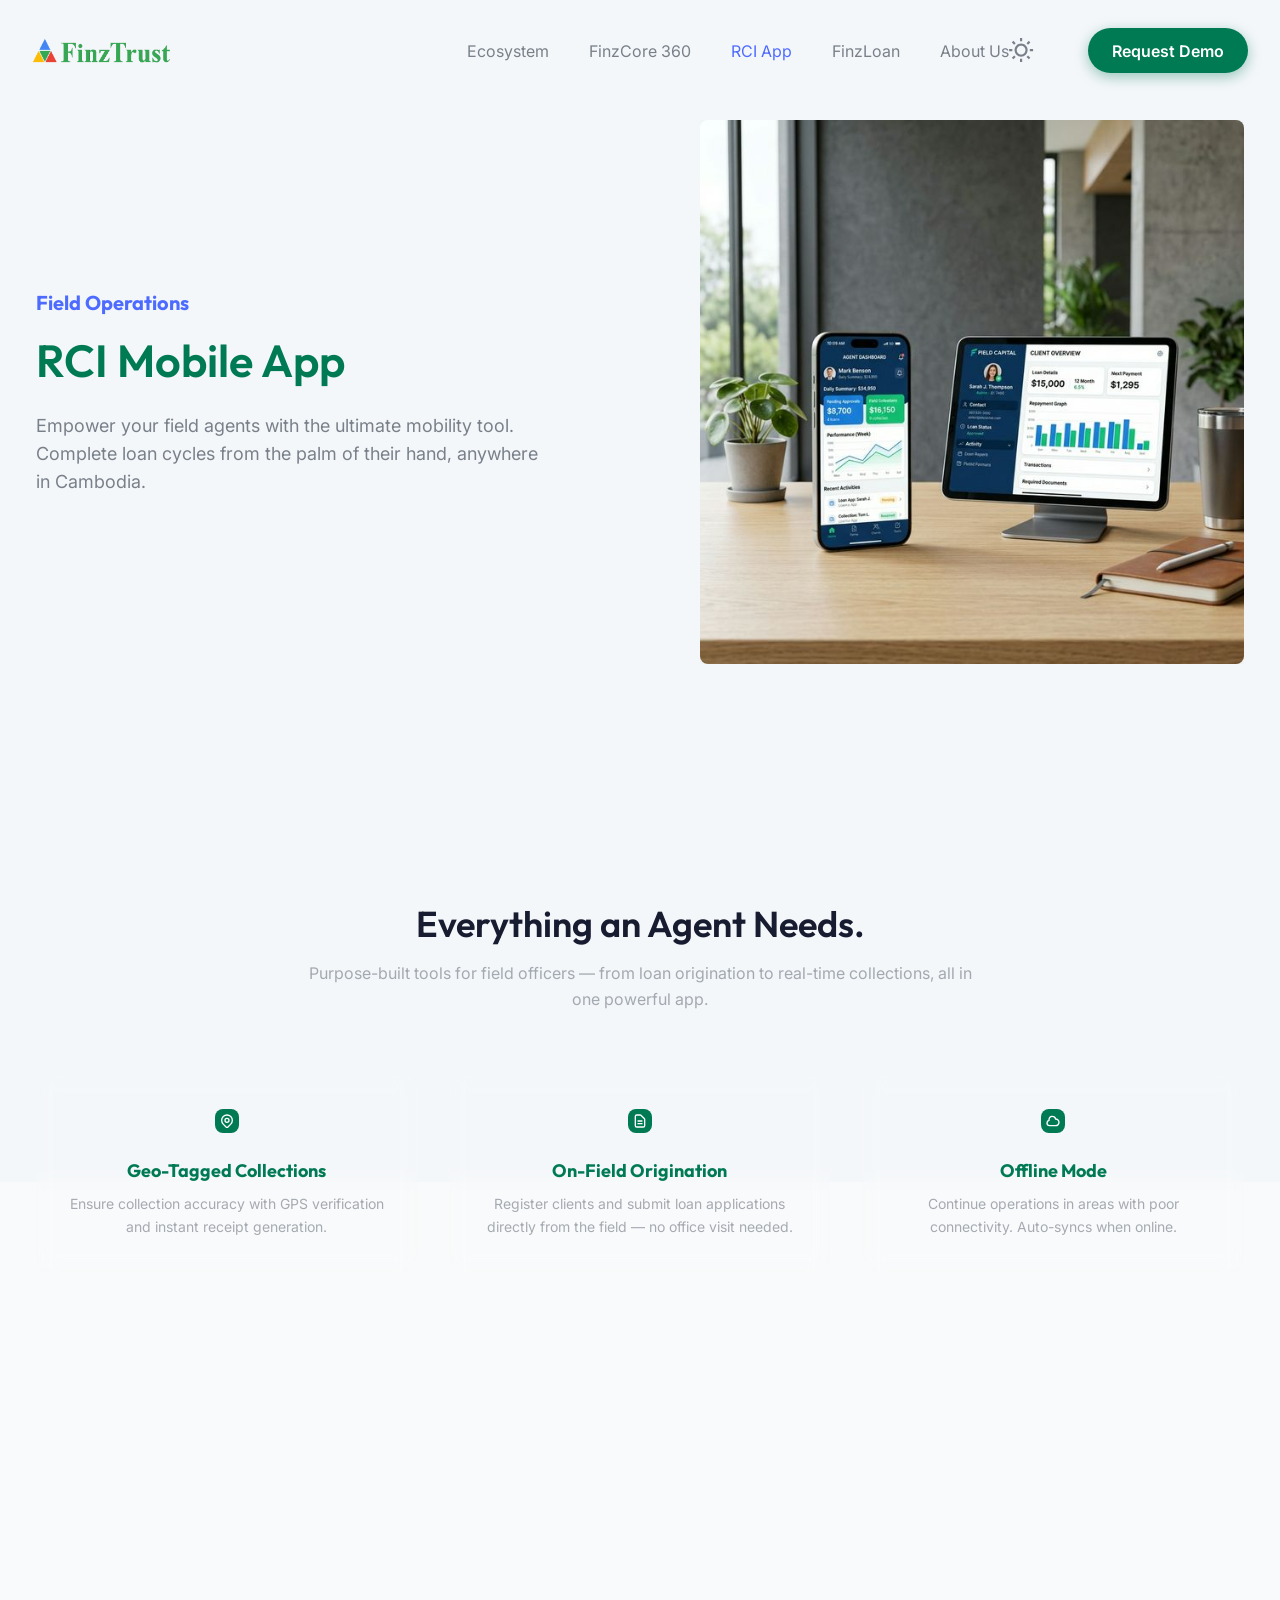
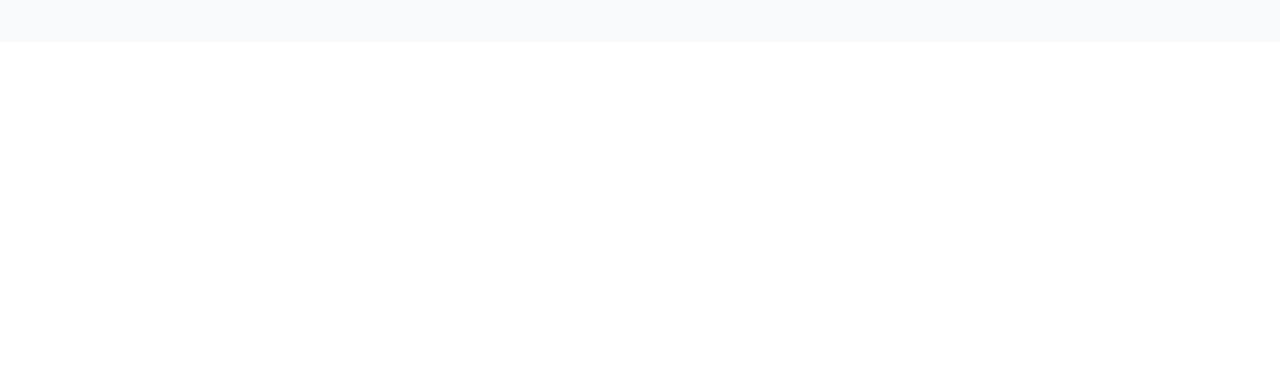
<file: rci-app.html>
<!DOCTYPE html>
<html lang="en">
<head>
  <meta charset="UTF-8" />
  <meta http-equiv="X-UA-Compatible" content="IE=edge" />
  <meta name="viewport" content="width=device-width, initial-scale=1.0" />
  <title>RCI Mobile App | FinzTrust</title>
  <link rel="icon" href="favicon.ico">
  <link href="style.css" rel="stylesheet">
  <link href="responsive.css" rel="stylesheet">
  <link href="tailwind-patch.css" rel="stylesheet">
  <style>
    .logo-gradient-text { background: #007A53; -webkit-background-clip: text; background-clip: text; -webkit-text-fill-color: transparent; display: inline-block; }
    .logo-gradient-bg { background: #007A53; }
    .glass-card { backdrop-filter: blur(10px); border: 1px solid rgba(255,255,255,0.1); }
    .hover-lift { transition: all 0.3s cubic-bezier(0.4, 0, 0.2, 1); }
    .hover-lift:hover { transform: translateY(-8px); box-shadow: 0 25px 50px -12px rgba(0, 0, 0, 0.15); }
  </style>
</head>
<body x-data="{ page: 'rci-app', 'darkMode': true, 'stickyMenu': false, 'navigationOpen': false, 'scrollTop': false }"
  x-init="darkMode = JSON.parse(localStorage.getItem('darkMode')); $watch('darkMode', value => localStorage.setItem('darkMode', JSON.stringify(value)))"
  :class="{'b eh': darkMode === true}">
  
  <script src="shared-header.js"></script>
  <main>
    <!-- Hero Section -->
    <section class="ji gp uq pg relative overflow-hidden">
      <!-- Decor Shapes -->
      <span class="rc h s r vd fd/5 fh rm -z-1"></span>
      <div class="bb ze ki xn wq relative z-1">
        <div class="tc wf gg qq items-center">
          <div class="animate_left jn/2">
            <h4 class="ek yj mk gb inline-block px-4 py-1.5 rg bg-indigo-50 dark:bg-indigo-900/30 gk mb-4 uj uppercase tracking-wider text-indigo-600">Field Operations</h4>
            <h1 class="fk vj zp pr logo-gradient-text wm qb text-5xl md:text-6xl mb-6">RCI Mobile App</h1>
            <p class="uo mb-8 text-lg lg:pr-20">Empower your field agents with the ultimate mobility tool. Complete loan cycles from the palm of their hand, anywhere in Cambodia.</p>
            <div class="flex flex-wrap gap-4">
               <!-- <div class="flex items-center gap-2 px-4 py-2 rounded-xl bg-white dark:bg-gray-800 shadow-sm border border-gray-100 dark:border-gray-700">
                  <div class="w-2 h-2 rounded-full bg-green-500 animate-pulse"></div>
                  <span class="text-sm font-semibold">Real-time Sync</span>
               </div>
               <div class="flex items-center gap-2 px-4 py-2 rounded-xl bg-white dark:bg-gray-800 shadow-sm border border-gray-100 dark:border-gray-700">
                  <div class="w-2 h-2 rounded-full bg-blue-500"></div>
                  <span class="text-sm font-semibold">Offline Ready</span>
               </div> -->
            </div>
          </div>
          <div class="animate_right jn/2 relative group">
             <div class="h -inset-2 logo-gradient-bg sg al sk group-hover: rk transition duration-1000 blur-2xl"></div>
             <img src="images/rci_mobile_app_mockup_1773850696458.png" alt="RCI Mobile App" class="vd sg vk i hover-lift" />
          </div>
        </div>
      </div>
    </section>

    <!-- App Features -->
    <section class="ji gp uq pg bg-gray-50 dark:bg-gray-900/50">
      <div class="bb ze ki xn wq">
        <div class="animate_top text-center mb-16">
          <h2 class="fk vj zp pr kk wm qb text-4xl mb-4">Everything an Agent Needs.</h2>
          <p class="uo mx-auto max-w-2xl" style="opacity:0.65;">Purpose-built tools for field officers — from loan origination to real-time collections, all in one powerful app.</p>
        </div>

        <div class="grid grid-cols-1 md:grid-cols-3 gap-8">
          <!-- Feature 1 -->
          <div class="animate_top glass-card p-8 sg hover-lift group text-center">
            <div class="ne id sg tc wf xf lk vk mx-auto mb-6 group-hover:scale-110 transition duration-300" style="background:#007A53;">
              <svg class="he kd" fill="none" stroke="currentColor" viewBox="0 0 24 24"><path stroke-linecap="round" stroke-linejoin="round" stroke-width="2" d="M17.657 16.657L13.414 20.9a1.998 1.998 0 01-2.827 0l-4.244-4.243a8 8 0 1111.314 0z"/><path stroke-linecap="round" stroke-linejoin="round" stroke-width="2" d="M15 11a3 3 0 11-6 0 3 3 0 016 0z"/></svg>
            </div>
            <h4 class="font-bold text-lg gk mb-2" style="color:#007A53;">Geo-Tagged Collections</h4>
            <p class="text-sm leading-relaxed" style="opacity:0.65;">Ensure collection accuracy with GPS verification and instant receipt generation.</p>
          </div>

          <!-- Feature 2 -->
          <div class="animate_top glass-card p-8 sg hover-lift group text-center">
            <div class="ne id sg tc wf xf lk vk mx-auto mb-6 group-hover:scale-110 transition duration-300" style="background:#007A53;">
              <svg class="he kd" fill="none" stroke="currentColor" viewBox="0 0 24 24"><path stroke-linecap="round" stroke-linejoin="round" stroke-width="2" d="M9 12h6m-6 4h6m2 5H7a2 2 0 01-2-2V5a2 2 0 012-2h5.586a1 1 0 01.707.293l5.414 5.414a1 1 0 01.293.707V19a2 2 0 01-2 2z"/></svg>
            </div>
            <h4 class="font-bold text-lg gk mb-2" style="color:#007A53;">On-Field Origination</h4>
            <p class="text-sm leading-relaxed" style="opacity:0.65;">Register clients and submit loan applications directly from the field — no office visit needed.</p>
          </div>

          <!-- Feature 3 -->
          <div class="animate_top glass-card p-8 sg hover-lift group text-center">
            <div class="ne id sg tc wf xf lk vk mx-auto mb-6 group-hover:scale-110 transition duration-300" style="background:#007A53;">
              <svg class="he kd" fill="none" stroke="currentColor" viewBox="0 0 24 24"><path stroke-linecap="round" stroke-linejoin="round" stroke-width="2" d="M3 15a4 4 0 004 4h9a5 5 0 10-.1-9.999 5.002 5.002 0 10-9.78 2.096A4.001 4.001 0 003 15z"/></svg>
            </div>
            <h4 class="font-bold text-lg gk mb-2" style="color:#007A53;">Offline Mode</h4>
            <p class="text-sm leading-relaxed" style="opacity:0.65;">Continue operations in areas with poor connectivity. Auto-syncs when online.</p>
          </div>

          <!-- Feature 4 -->
          <div class="animate_top glass-card p-8 sg hover-lift group text-center">
            <div class="ne id sg tc wf xf lk vk mx-auto mb-6 group-hover:scale-110 transition duration-300" style="background:#007A53;">
              <svg class="he kd" fill="none" stroke="currentColor" viewBox="0 0 24 24"><path stroke-linecap="round" stroke-linejoin="round" stroke-width="2" d="M9 20l-5.447-2.724A1 1 0 013 16.382V5.618a1 1 0 011.447-.894L9 7m0 13l6-3m-6 3V7m6 10l4.553 2.276A1 1 0 0021 18.382V7.618a1 1 0 00-.553-.894L15 4m0 13V4m0 0L9 7"/></svg>
            </div>
            <h4 class="font-bold text-lg gk mb-2" style="color:#007A53;">Route Optimization</h4>
            <p class="text-sm leading-relaxed" style="opacity:0.65;">Intelligent daily route planning that maximizes agent coverage and collection efficiency.</p>
          </div>

          <!-- Feature 5 -->
          <div class="animate_top glass-card p-8 sg hover-lift group text-center">
            <div class="ne id sg tc wf xf lk vk mx-auto mb-6 group-hover:scale-110 transition duration-300" style="background:#007A53;">
              <svg class="he kd" fill="none" stroke="currentColor" viewBox="0 0 24 24"><path stroke-linecap="round" stroke-linejoin="round" stroke-width="2" d="M9 5H7a2 2 0 00-2 2v12a2 2 0 002 2h10a2 2 0 002-2V7a2 2 0 00-2-2h-2M9 5a2 2 0 002 2h2a2 2 0 002-2M9 5a2 2 0 012-2h2a2 2 0 012 2m-6 9l2 2 4-4"/></svg>
            </div>
            <h4 class="font-bold text-lg gk mb-2" style="color:#007A53;">Digital Receipts</h4>
            <p class="text-sm leading-relaxed" style="opacity:0.65;">Instant SMS and PDF receipts sent to borrowers after every collection — paperless and auditable.</p>
          </div>

          <!-- Feature 6 -->
          <div class="animate_top glass-card p-8 sg hover-lift group text-center">
            <div class="ne id sg tc wf xf lk vk mx-auto mb-6 group-hover:scale-110 transition duration-300" style="background:#007A53;">
              <svg class="he kd" fill="none" stroke="currentColor" viewBox="0 0 24 24"><path stroke-linecap="round" stroke-linejoin="round" stroke-width="2" d="M17 20h5v-2a3 3 0 00-5.356-1.857M17 20H7m10 0v-2c0-.656-.126-1.283-.356-1.857M7 20H2v-2a3 3 0 015.356-1.857M7 20v-2c0-.656.126-1.283.356-1.857m0 0a5.002 5.002 0 019.288 0M15 7a3 3 0 11-6 0 3 3 0 016 0z"/></svg>
            </div>
            <h4 class="font-bold text-lg gk mb-2" style="color:#007A53;">Team Management</h4>
            <p class="text-sm leading-relaxed" style="opacity:0.65;">Supervisor dashboards to monitor agent performance, targets, and collections in real time.</p>
          </div>
        </div>
      </div>
    </section>
  </main>
  <script src="shared-footer.js"></script>
  <button class="xc wf xf ie ld vg sr gh tr g sa ta _a" @click="window.scrollTo({top: 0, behavior: 'smooth'})"
    @scroll.window="scrollTop = (window.pageYOffset > 50) ? true : false" :class="{ 'uc' : scrollTop }">
    <svg class="uh se qd" xmlns="http://www.w3.org/2000/svg" viewBox="0 0 512 512">
      <path d="M233.4 105.4c12.5-12.5 32.8-12.5 45.3 0l192 192c12.5 12.5 12.5 32.8 0 45.3s-32.8 12.5-45.3 0L256 173.3 86.6 342.6c-12.5 12.5-32.8 12.5-45.3 0s-12.5-32.8 0-45.3l192-192z" />
    </svg>
  </button>

  <script defer src="bundle.js"></script>
</body>
</html>
</file>
<file: responsive.css>
/* ============================================================
   FinzTrust – Responsive / Mobile-First Overrides
   Applies to: index, finzcore, rci-app, finzloan, about, demo
   ============================================================ */

/* --- Base mobile resets ------------------------------------ */
*, *::before, *::after { box-sizing: border-box; }

img { max-width: 100%; height: auto; display: block; }

/* Prevent horizontal overflow causing double scrollbars */
body { overflow-x: hidden; }

/* ============================================================
   NAVBAR RESPONSIVE STYLES
   ============================================================ */

/* Hamburger button: hidden on desktop (po = display:none at lg), shown on mobile */
@media (max-width: 1023px) {
  /* Force the hamburger button to be visible below lg */
  .po.rc {
    display: block !important;
    margin-left: auto;
    cursor: pointer;
    background: none;
    border: none;
    padding: 4px;
    z-index: 9999;
  }

  /* Logo area: flex row, logo left, burger right */
  .vd.to\/4.tc.wf.yf {
    width: 100% !important;
    display: flex !important;
    justify-content: space-between !important;
    align-items: center !important;
  }

  /* Nav drawer: hidden by default on mobile */
  .vd.wo\/4.sd.qo.f.ho.oo.wf.yf {
    position: fixed !important;
    top: 0 !important;
    right: -100% !important;
    width: 80% !important;
    max-width: 320px !important;
    height: 100vh !important;
    background: #0f172a !important;
    z-index: 9998 !important;
    flex-direction: column !important;
    justify-content: flex-start !important;
    padding: 5rem 2rem 2rem 2rem !important;
    gap: 2rem !important;
    transition: right 0.35s cubic-bezier(0.4, 0, 0.2, 1) !important;
    box-shadow: -8px 0 30px rgba(0,0,0,0.4) !important;
    overflow-y: auto !important;
    display: flex !important;
    visibility: visible !important;
  }

  /* When navigationOpen is true, Alpine adds 'd' class which triggers the open state */
  /* The 'd' class in this framework means 'block'/'open' for mobile nav */
  .vd.wo\/4.sd.qo.f.ho.oo.wf.yf.d {
    right: 0 !important;
  }

  /* Nav links in mobile drawer: stack vertically with larger tap targets */
  .vd.wo\/4 nav ul {
    display: flex !important;
    flex-direction: column !important;
    gap: 0.25rem !important;
    width: 100% !important;
  }

  .vd.wo\/4 nav ul li a {
    display: block !important;
    padding: 0.875rem 1rem !important;
    font-size: 1.05rem !important;
    font-weight: 600 !important;
    border-radius: 0.75rem !important;
    transition: background 0.2s !important;
  }

  .vd.wo\/4 nav ul li a:hover {
    background: rgba(255,255,255,0.08) !important;
  }

  /* Request Demo button in mobile nav */
  .vd.wo\/4 .tc.wf.ig.pb.no {
    width: 100% !important;
    margin-top: 0.5rem !important;
  }

  .vd.wo\/4 .tc.wf.ig.pb.no a {
    display: block !important;
    padding: 0.875rem 1.5rem !important;
    background: linear-gradient(135deg, #007A53, #007A53) !important;
    color: #fff !important;
    border-radius: 0.75rem !important;
    text-align: center !important;
    font-weight: 700 !important;
    font-size: 0.95rem !important;
    box-shadow: 0 4px 20px rgba(0,122,83,0.4) !important;
  }

  /* Overlay backdrop when nav is open */
  .nav-overlay {
    display: none;
    position: fixed;
    inset: 0;
    background: rgba(0,0,0,0.5);
    z-index: 9997;
    backdrop-filter: blur(2px);
  }

  .nav-overlay.active { display: block; }

  /* Header container: full width single row on mobile */
  .bb.ze.ki.xn.oo.wf.yf.i {
    width: 100% !important;
  }
}

/* Desktop: reset everything back to normal */
@media (min-width: 1024px) {
  .vd.wo\/4.sd.qo.f.ho.oo.wf.yf {
    position: static !important;
    right: auto !important;
    width: auto !important;
    height: auto !important;
    background: transparent !important;
    padding: 0 !important;
    box-shadow: none !important;
    flex-direction: row !important;
    overflow: visible !important;
  }

  /* Prevent hamburger from ever showing on desktop */
  .po.rc {
    display: none !important;
  }
}

/* --- Navigation -------------------------------------------- */
/* Hamburger helper – ensure mobile nav stacks */
@media (max-width: 1023px) {
  /* The nav drawer sits fixed; make it scroll-proof */
  header .vd.wo\/4 {
    overflow-y: auto;
    max-height: 100vh;
  }
}

/* --- Hero Two-Column Layouts (About, FinzCore, RCI, FinzLoan) ---- */
/* On mobile the two halves must stack vertically */
@media (max-width: 767px) {
  /* Two-column hero flex row → column */
  .tc.wf.gg.qq {
    flex-direction: column !important;
    gap: 2.5rem !important;
  }

  /* Each half takes full width on mobile */
  .jn\/2 {
    width: 100% !important;
    text-align: center;
  }

  /* Hero heading sizes */
  .fk.vj { font-size: 2rem !important; line-height: 1.2 !important; }
  h1.logo-gradient-text { font-size: 2.25rem !important; line-height: 1.2 !important; }

  /* Stats row → wrap */
  .flex.gap-8 { flex-wrap: wrap; gap: 1.5rem !important; }

  /* Trust / Stats row inside hero */
  .tc.sf.gap-12 { flex-wrap: wrap !important; gap: 2rem !important; justify-content: center !important; }

  /* Mockup images in hero */
  .animate_right.jn\/2 img,
  .jn\/2 img.vd { width: 100% !important; max-width: 420px; margin: 0 auto; }

  /* Checkmark feature list → stack */
  .tc.sf.gap-4 { flex-direction: column !important; align-items: flex-start !important; }

  /* Section heading */
  h2.fk.vj { font-size: 1.75rem !important; line-height: 1.3 !important; }

  /* Capabilities / Feature grid: force 1 column */
  .grid.grid-cols-1.md\:grid-cols-3,
  .grid.grid-cols-1.md\:grid-cols-2 { grid-template-columns: 1fr !important; gap: 1.25rem !important; }

  .grid.grid-cols-1.md\:grid-cols-2.lg\:grid-cols-4 { grid-template-columns: repeat(2, 1fr) !important; gap: 1rem !important; }

  /* Glass cards horizontal → vertical on tiny screens */
  .glass-card.tc.sf { flex-direction: column !important; align-items: flex-start !important; }

  /* Timeline steps */
  .timeline-stem { display: none !important; }

  /* Footer columns */
  .tc.uf.ap.gg.fp { flex-direction: column !important; gap: 2rem !important; }
  .vd.ro.tc.sf.rn.un.gg.vn { flex-direction: column !important; gap: 1.5rem !important; }

  /* Gallery / Milestone grid */
  .grid.grid-cols-1.md\:grid-cols-2 { grid-template-columns: 1fr !important; }

  /* Padding reduction on small screens */
  section.ji.gp { padding-top: 3rem !important; padding-bottom: 3rem !important; }
  .bb.ze.ki.xn.wq { padding-left: 1rem !important; padding-right: 1rem !important; }

  /* Demo form / request section */
  .tc.wf.gg.rn { flex-direction: column !important; }
}

/* --- Small tablet (768px – 1023px) ------------------------- */
@media (min-width: 768px) and (max-width: 1023px) {
  /* Hero heading size */
  h1.logo-gradient-text { font-size: 2.75rem !important; }
  .fk.vj { font-size: 2.25rem !important; }

  /* Ensure 2-col hero has breathing room */
  .tc.wf.gg.qq { gap: 3rem !important; }

  /* 3-col grids → 2-col */
  .grid.grid-cols-1.md\:grid-cols-3 { grid-template-columns: repeat(2, 1fr) !important; }

  /* 4-col grids → 2-col */
  .grid.grid-cols-1.md\:grid-cols-2.lg\:grid-cols-4 { grid-template-columns: repeat(2, 1fr) !important; }

  /* Timeline stem position adjustment */
  .timeline-stem { left: 35px; }

  /* Section padding */
  section.ji.gp { padding-top: 4rem !important; padding-bottom: 4rem !important; }
}

/* --- Large screens (1024px+) ------------------------------- */
@media (min-width: 1024px) {
  /* Restore hover effects (disabled on touch devices above) */
  .hover-lift:hover { transform: translateY(-10px); }

  /* Ensure hero columns are truly 50/50 */
  .jn\/2 { width: 50%; }

  /* Glass card side-by-side is fine */
  .glass-card.tc.sf { flex-direction: row; }
}

/* --- Mockup images universal fix -------------------------- */
/* Prevent any mockup from breaking out of its container */
.vd.sg.vk,
.i.sg.vk { max-width: 100%; height: auto !important; }

/* --- Text alignment centre on mobile ---------------------- */
@media (max-width: 767px) {
  .animate_left.jn\/2 { text-align: center; }
  .animate_left.jn\/2 .flex { justify-content: center; }
  .animate_left.jn\/2 .tc.sf { align-items: center; }
}

/* --- About page – skill/advantage cards -------------------- */
@media (max-width: 479px) {
  /* Tiny phones: 1-column advantage grid */
  .grid.grid-cols-1.md\:grid-cols-2.lg\:grid-cols-4 { grid-template-columns: 1fr !important; }
}

/* --- Index page hero --------------------------------------- */
@media (max-width: 767px) {
  /* The absolute-positioned hero image block */
  #home .xc.zd\/2 {
    position: relative !important;
    width: 100% !important;
    height: auto !important;
    margin-top: 2rem;
  }
  #home .xc.zd\/2 img { position: relative !important; width: 100% !important; height: auto !important; }
  /* Hero content occupies full width */
  #home .jn\/2 { width: 100% !important; }
  /* Stack hero row */
  #home .tc._o { flex-direction: column !important; }
}

/* --- Demo page form ---------------------------------------- */
@media (max-width: 767px) {
  .demo-section .grid { grid-template-columns: 1fr !important; }
  form input, form select, form textarea { width: 100% !important; }
}

/* --- Footer logo + text ------------------------------------ */
@media (max-width: 767px) {
  footer { text-align: center !important; }
  footer a.tc.wf { justify-content: center !important; }
  footer ul { text-align: center; }
}

/* --- Prevent glow divs from causing overflow --------------- */
.h.-inset-1,
.h.-inset-2,
.h.-inset-3,
.h.-inset-4 { pointer-events: none; overflow: hidden; }

/* Blur glow containment */
.relative { overflow: hidden; }
/* But not sections that need visible overflow for animations */
section.relative { overflow: visible; }
.relative.group { overflow: hidden; }
</file>
